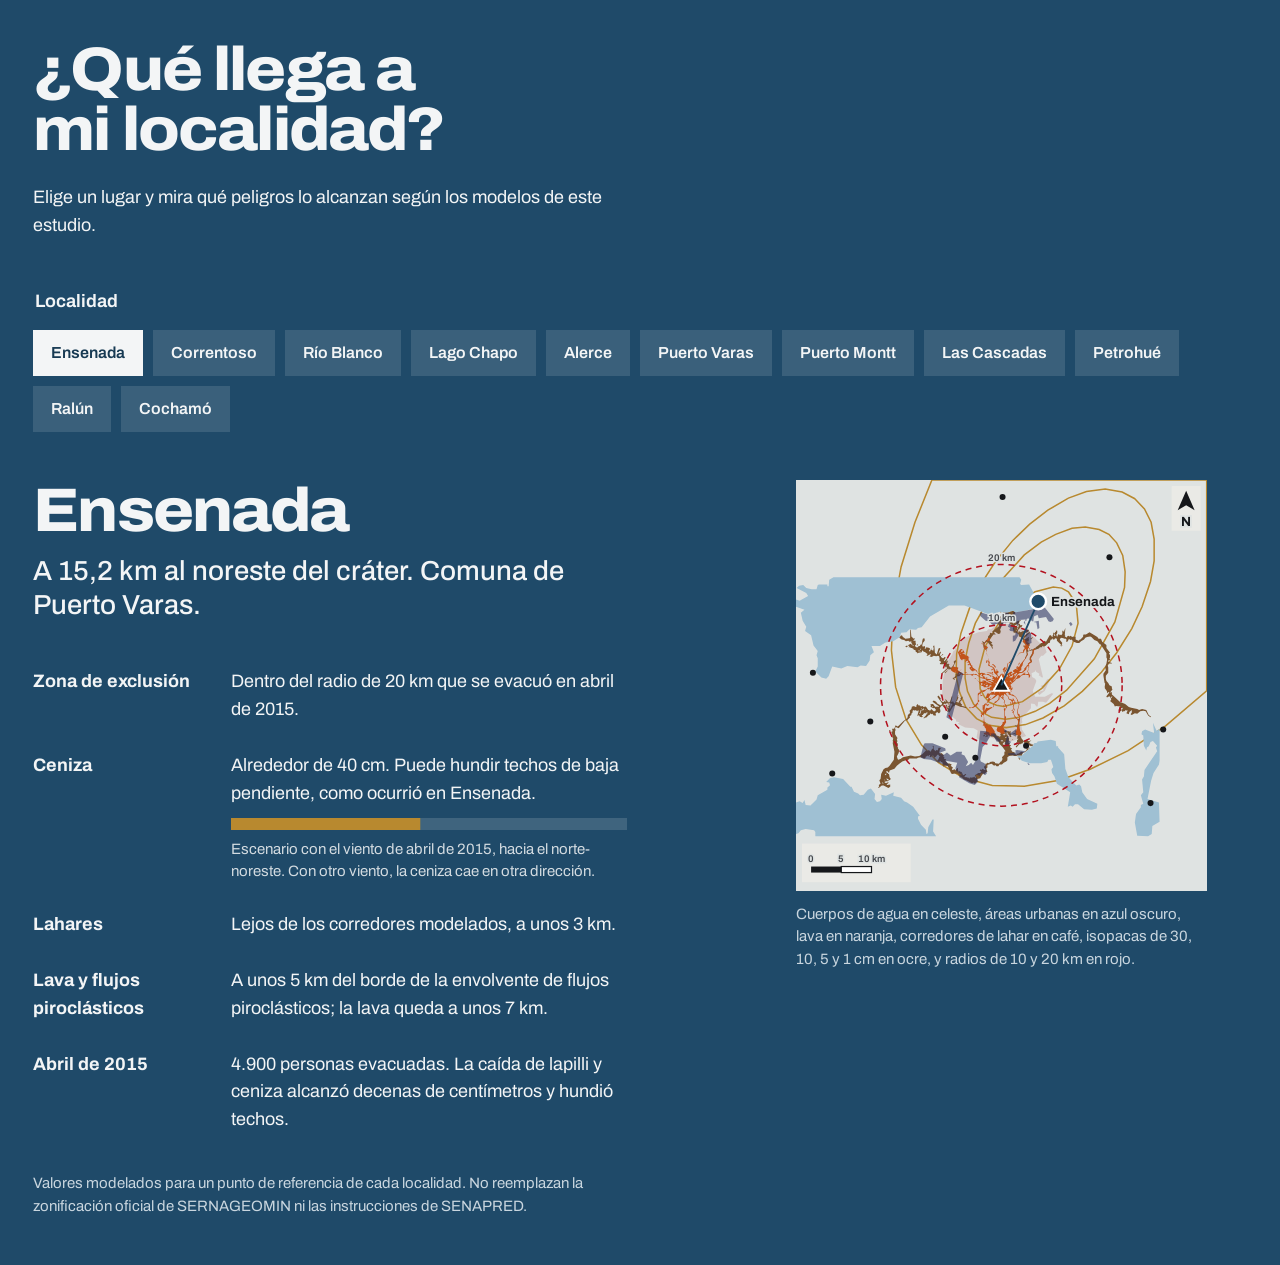
<file: localidad.html>
<!doctype html>
<html lang="es">
<head>
<meta charset="utf-8">
<meta name="viewport" content="width=device-width, initial-scale=1">
<title>¿Qué llega a mi localidad? · Volcán Calbuco</title>
<link rel="preload" href="fonts/archivo-latin-wdth-normal.woff2" as="font" type="font/woff2" crossorigin>
<link rel="stylesheet" href="estilos.css">
<style>body{background:var(--lake)} .minimap{position:static}</style>
<script>document.documentElement.classList.add('js')</script>
</head>
<body>

<section id="mi-localidad" class="section field-lake" aria-labelledby="t-tool" style="padding-block:40px 48px">
  <div class="wrap grid tool">
    <h2 id="t-tool" class="h2">¿Qué llega a mi localidad?</h2>
    <p class="intro rv" style="--i:1">Elige un lugar y mira qué peligros lo alcanzan según los modelos de este estudio.</p>
    <div class="picker rv" style="--i:2">
      <fieldset>
        <legend>Localidad</legend>
        <div class="chips" id="chips" role="group" aria-label="Localidades"></div>
      </fieldset>
    </div>
    <div class="result" id="result" aria-live="polite">
      <noscript><p>Activa JavaScript para usar el selector.</p></noscript>
    </div>
    <figure class="minimap" id="minimap">
      <svg viewBox="-340 -340 680 680" role="img" aria-labelledby="mm-title">
        <title id="mm-title">Mapa esquemático del entorno del Calbuco con la localidad elegida</title>
        <g id="mm-layers"></g>
        <g id="mm-dyn"></g>
      </svg>
      <figcaption class="small muted">Cuerpos de agua en celeste, áreas urbanas en azul oscuro, lava en naranja, corredores de lahar en café, isopacas de 30, 10, 5 y 1 cm en ocre, y radios de 10 y 20 km en rojo.</figcaption>
    </figure>
  </div>
</section>


<script id="datos" type="application/json">{"geo":{"agua":"M-108 250 L-308 250 L-308 243 L-310 240 L-324 238 L-332 240 L-336 245 L-340 246 L-340 194 L-334 192 L-329 195 L-326 190 L-324 198 L-316 199 L-306 189 L-304 182 L-288 173 L-288 169 L-284 166 L-284 164 L-285 161 L-290 160 L-284 154 L-277 152 L-262 155 L-250 168 L-248 168 L-244 176 L-237 179 L-234 182 L-228 181 L-221 173 L-216 171 L-209 180 L-210 188 L-206 193 L-201 192 L-198 188 L-199 181 L-191 183 L-178 177 L-179 183 L-166 186 L-161 192 L-156 194 L-146 201 L-135 216 L-138 217 L-138 221 L-133 231 L-125 239 L-124 246 L-122 245 L-121 235 L-114 222 L-112 222 L-113 242 L-108 250Z M243 250 L225 249 L221 227 L223 213 L231 202 L231 198 L235 196 L231 182 L235 177 L233 156 L236 151 L237 140 L258 109 L256 103 L258 100 L251 92 L247 94 L244 101 L241 103 L240 108 L236 100 L235 83 L232 81 L233 76 L238 73 L253 79 L251 62 L257 75 L262 72 L262 125 L261 131 L252 145 L248 158 L242 188 L261 194 L262 226 L250 233 L249 246 L243 250Z M150 206 L137 205 L127 197 L122 197 L118 201 L115 199 L110 201 L114 177 L92 163 L88 151 L84 145 L83 139 L86 135 L82 123 L78 123 L76 127 L66 129 L47 129 L34 125 L25 116 L34 116 L53 99 L54 96 L59 95 L60 93 L82 90 L90 92 L91 101 L94 101 L94 103 L104 114 L106 138 L111 152 L124 166 L129 164 L132 167 L134 177 L142 188 L159 196 L158 204 L150 206Z M-290 -11 L-298 -13 L-308 -23 L-304 -31 L-304 -45 L-306 -50 L-304 -57 L-311 -66 L-315 -83 L-325 -90 L-323 -97 L-329 -107 L-332 -120 L-326 -125 L-340 -130 L-340 -142 L-334 -140 L-320 -148 L-323 -153 L-339 -161 L-335 -165 L-328 -166 L-323 -161 L-314 -159 L-306 -159 L-304 -166 L-302 -167 L-288 -167 L-288 -164 L-286 -164 L-285 -175 L-278 -179 L30 -179 L33 -175 L31 -168 L33 -166 L46 -167 L54 -152 L60 -153 L64 -136 L60 -131 L54 -127 L25 -121 L18 -123 L11 -120 L1 -120 L-2 -122 L-19 -117 L-61 -132 L-87 -132 L-118 -114 L-132 -96 L-138 -95 L-141 -92 L-152 -93 L-157 -88 L-166 -87 L-168 -80 L-179 -73 L-192 -71 L-201 -65 L-215 -65 L-211 -55 L-217 -50 L-218 -41 L-224 -32 L-233 -33 L-238 -30 L-255 -32 L-265 -28 L-280 -31 L-286 -15 L-290 -11Z","urbano":"M-18 83 L-25 96 L-31 102 L-35 123 L-34 126 L-28 129 L-26 132 L-24 146 L-27 149 L-32 145 L-35 147 L-35 150 L-41 148 L-43 149 L-38 159 L-44 165 L-53 162 L-70 152 L-69 149 L-65 149 L-75 141 L-76 137 L-73 128 L-92 125 L-87 131 L-88 134 L-117 123 L-129 122 L-134 119 L-129 99 L-127 96 L-114 96 L-93 104 L-92 108 L-101 111 L-100 114 L-95 115 L-90 111 L-84 116 L-74 110 L-65 110 L-66 114 L-61 116 L-55 127 L-59 134 L-54 132 L-50 128 L-47 132 L-40 120 L-35 75 L-25 76 L-20 78 L-18 83Z M40 109 L33 114 L22 116 L11 115 L11 113 L24 111 L23 108 L26 107 L40 109Z M12 91 L16 94 L13 98 L9 100 L6 96 L10 84 L12 85 L12 91Z M-14 78 L-1 90 L-2 94 L-8 93 L-12 85 L-14 83 L-16 85 L-18 79 L-15 80 L-14 78Z M25 72 L24 85 L18 82 L12 82 L25 72Z M10 76 L7 78 L4 77 L6 75 L3 74 L6 73 L10 75 L10 76Z M22 66 L26 66 L25 66 L26 70 L22 66Z M-83 58 L-91 53 L-71 -23 L-63 -20 L-83 58Z M29 -84 L23 -74 L19 -72 L19 -82 L23 -83 L24 -90 L29 -84Z M21 -96 L22 -89 L15 -90 L13 -92 L15 -95 L11 -97 L13 -103 L21 -96Z M13 -120 L10 -109 L5 -110 L4 -120 L13 -120Z M51 -119 L54 -125 L59 -128 L67 -135 L87 -110 L85 -106 L81 -105 L78 -106 L74 -113 L62 -111 L60 -117 L54 -114 L53 -106 L51 -106 L47 -110 L44 -111 L41 -108 L42 -107 L39 -106 L40 -100 L37 -104 L39 -107 L41 -108 L39 -109 L30 -108 L27 -98 L24 -104 L16 -107 L17 -102 L14 -106 L7 -103 L4 -104 L2 -99 L-3 -95 L0 -103 L0 -107 L-2 -108 L-3 -101 L-7 -102 L-13 -100 L-16 -101 L-20 -106 L-26 -107 L-35 -115 L-35 -121 L-18 -116 L-13 -116 L-3 -111 L14 -108 L51 -119Z M47 132 L45 132 L43 129 L45 129 L47 132Z M39 -75 L41 -86 L49 -87 L50 -70 L45 -68 L45 -65 L40 -70 L39 -75Z M45 -92 L45 -88 L41 -87 L41 -91 L45 -92Z M58 -104 L53 -105 L62 -107 L63 -95 L60 -93 L58 -104Z M115 -98 L112 -103 L115 -105 L118 -101 L115 -98Z M17 -109 L20 -122 L24 -121 L52 -126 L59 -131 L65 -138 L65 -134 L54 -126 L51 -119 L17 -109Z","lahar":"M-187 170 L-195 166 L-198 166 L-203 170 L-204 169 L-202 167 L-203 166 L-202 164 L-200 163 L-202 157 L-200 155 L-199 147 L-195 139 L-192 137 L-188 136 L-185 133 L-178 123 L-177 110 L-180 95 L-179 94 L-180 92 L-179 88 L-180 87 L-181 80 L-182 78 L-182 77 L-180 76 L-181 72 L-178 72 L-177 71 L-175 66 L-172 68 L-170 67 L-162 59 L-156 55 L-155 52 L-155 50 L-153 47 L-151 46 L-152 42 L-149 39 L-148 35 L-146 35 L-145 34 L-142 36 L-140 35 L-141 34 L-139 31 L-136 34 L-135 32 L-134 35 L-133 34 L-132 35 L-130 34 L-129 36 L-125 35 L-121 41 L-120 41 L-118 42 L-116 39 L-112 43 L-110 43 L-109 41 L-109 42 L-108 41 L-111 37 L-112 38 L-114 37 L-117 36 L-118 36 L-116 34 L-118 32 L-115 31 L-113 31 L-110 35 L-108 36 L-107 35 L-103 36 L-103 36 L-104 34 L-114 27 L-112 25 L-108 27 L-106 30 L-101 33 L-100 33 L-99 32 L-98 30 L-106 19 L-104 17 L-100 22 L-101 24 L-98 27 L-97 27 L-96 28 L-94 26 L-92 27 L-91 27 L-93 24 L-92 23 L-88 28 L-85 27 L-82 18 L-81 19 L-83 27 L-82 28 L-80 26 L-78 30 L-76 28 L-72 16 L-71 17 L-72 18 L-71 20 L-73 25 L-75 27 L-72 28 L-72 30 L-69 25 L-67 24 L-68 22 L-65 18 L-64 20 L-66 25 L-69 28 L-67 29 L-67 31 L-65 31 L-66 33 L-65 34 L-58 36 L-58 38 L-58 38 L-65 36 L-67 36 L-76 32 L-78 34 L-80 35 L-86 45 L-88 43 L-89 44 L-90 43 L-89 42 L-89 39 L-91 38 L-91 35 L-92 33 L-91 32 L-90 33 L-89 37 L-88 38 L-87 37 L-88 36 L-88 34 L-85 33 L-84 30 L-85 29 L-86 29 L-86 32 L-87 33 L-88 29 L-88 28 L-90 31 L-91 29 L-92 31 L-94 30 L-96 32 L-93 36 L-94 38 L-98 33 L-100 35 L-102 38 L-101 41 L-101 44 L-103 46 L-104 46 L-106 44 L-109 46 L-108 50 L-109 50 L-111 50 L-112 50 L-114 47 L-116 48 L-117 46 L-119 49 L-120 49 L-123 52 L-123 52 L-125 54 L-126 53 L-128 55 L-129 54 L-125 50 L-124 47 L-122 46 L-123 44 L-125 46 L-128 46 L-130 49 L-132 49 L-130 52 L-132 53 L-135 52 L-136 50 L-137 49 L-138 51 L-139 50 L-137 43 L-137 42 L-138 41 L-139 43 L-142 41 L-143 42 L-145 41 L-147 42 L-147 45 L-149 47 L-149 49 L-152 51 L-151 53 L-153 55 L-156 58 L-158 58 L-160 59 L-170 71 L-175 69 L-176 71 L-175 74 L-176 76 L-176 81 L-172 87 L-173 90 L-172 92 L-173 95 L-171 97 L-172 99 L-172 102 L-171 103 L-171 105 L-169 107 L-170 112 L-173 118 L-172 121 L-171 123 L-167 122 L-163 119 L-150 116 L-143 118 L-136 117 L-131 114 L-124 107 L-123 109 L-121 108 L-120 107 L-117 110 L-116 108 L-116 107 L-113 104 L-113 102 L-114 101 L-113 100 L-112 101 L-112 106 L-109 109 L-108 107 L-106 108 L-105 107 L-104 103 L-103 104 L-102 103 L-100 104 L-102 107 L-103 112 L-101 113 L-99 112 L-95 116 L-96 118 L-94 120 L-95 122 L-91 122 L-93 124 L-92 125 L-92 126 L-88 130 L-87 129 L-82 131 L-84 133 L-83 133 L-82 135 L-80 136 L-82 139 L-81 140 L-77 139 L-76 141 L-73 137 L-72 137 L-72 139 L-71 143 L-69 142 L-68 143 L-67 143 L-65 144 L-66 145 L-65 146 L-65 145 L-64 147 L-64 148 L-62 149 L-60 147 L-58 147 L-61 151 L-61 152 L-57 152 L-56 153 L-55 152 L-53 155 L-52 152 L-50 153 L-48 152 L-47 153 L-45 151 L-43 154 L-42 152 L-44 149 L-38 145 L-35 145 L-33 143 L-36 141 L-35 140 L-35 139 L-35 139 L-33 140 L-31 138 L-28 140 L-26 140 L-29 135 L-26 132 L-27 130 L-25 130 L-23 128 L-20 129 L-19 127 L-14 126 L-11 127 L-10 129 L-4 130 L-1 126 L0 126 L2 122 L1 119 L5 115 L5 110 L7 109 L2 102 L-3 97 L-5 92 L-7 91 L-12 86 L-14 85 L-20 84 L-19 81 L-19 80 L-23 85 L-25 85 L-26 86 L-27 85 L-25 84 L-25 81 L-21 77 L-22 76 L-25 78 L-26 78 L-25 76 L-25 71 L-27 69 L-27 67 L-30 66 L-29 64 L-30 61 L-27 61 L-26 62 L-27 64 L-26 65 L-24 64 L-21 67 L-19 66 L-18 69 L-16 69 L-22 73 L-20 77 L-18 78 L-16 76 L-13 79 L-11 79 L-9 80 L-8 83 L-5 84 L-3 85 L-1 84 L-2 81 L-1 80 L-1 75 L0 73 L-1 72 L-4 71 L-5 70 L-2 69 L-2 69 L3 63 L5 65 L1 71 L3 74 L6 75 L7 74 L8 76 L13 76 L13 77 L15 76 L16 77 L15 79 L16 81 L25 78 L26 76 L26 73 L27 72 L26 69 L28 61 L28 59 L27 57 L30 54 L31 55 L30 62 L30 71 L31 76 L33 78 L30 80 L32 81 L31 83 L32 84 L33 87 L37 92 L42 90 L46 93 L50 90 L50 90 L46 95 L48 97 L49 96 L50 98 L53 98 L52 100 L49 101 L46 99 L43 102 L43 104 L44 105 L46 104 L47 102 L47 104 L40 110 L35 113 L34 116 L26 116 L25 117 L22 117 L19 116 L13 117 L10 119 L10 124 L8 126 L4 128 L1 131 L-3 131 L-5 134 L-8 134 L-10 132 L-12 133 L-16 130 L-21 131 L-23 132 L-23 136 L-25 138 L-23 143 L-25 144 L-28 147 L-30 146 L-33 150 L-35 154 L-40 155 L-40 159 L-41 160 L-44 163 L-46 161 L-48 162 L-51 161 L-58 157 L-62 156 L-65 152 L-70 150 L-72 147 L-77 146 L-81 147 L-83 146 L-89 133 L-94 133 L-95 135 L-98 131 L-97 130 L-98 127 L-100 127 L-101 125 L-103 127 L-106 126 L-106 125 L-104 122 L-103 119 L-101 117 L-102 117 L-103 118 L-104 115 L-106 115 L-108 118 L-111 120 L-113 116 L-114 116 L-117 119 L-119 118 L-118 116 L-120 115 L-120 118 L-122 116 L-124 118 L-125 117 L-125 119 L-127 121 L-134 119 L-138 120 L-140 121 L-152 121 L-155 124 L-156 123 L-164 126 L-169 130 L-173 133 L-177 138 L-185 141 L-186 145 L-189 142 L-191 143 L-189 145 L-188 145 L-187 147 L-186 147 L-185 152 L-183 155 L-185 157 L-190 154 L-190 155 L-189 157 L-187 157 L-186 158 L-188 159 L-191 159 L-194 160 L-191 162 L-189 161 L-187 161 L-186 161 L-190 164 L-189 165 L-184 164 L-184 165 L-184 168 L-187 170Z M44 100 L46 97 L45 97 L43 99 L44 100Z M25 115 L27 113 L29 113 L31 111 L33 110 L37 111 L42 107 L41 97 L39 96 L38 95 L37 93 L34 97 L33 96 L31 98 L30 97 L25 103 L24 102 L24 101 L30 95 L27 95 L22 99 L21 98 L26 94 L26 91 L29 88 L29 88 L27 89 L26 88 L27 87 L26 86 L28 82 L27 82 L24 83 L23 81 L25 79 L24 79 L22 81 L17 81 L16 82 L16 84 L17 85 L14 86 L14 85 L14 85 L13 83 L13 82 L10 81 L11 79 L9 78 L8 79 L10 81 L8 82 L11 83 L12 85 L11 86 L13 88 L12 95 L14 96 L13 98 L16 99 L14 102 L18 105 L16 106 L18 110 L19 110 L22 111 L22 113 L25 115Z M7 87 L9 86 L9 85 L6 86 L7 87Z M5 83 L7 81 L6 80 L7 79 L5 77 L2 76 L1 77 L2 78 L3 79 L5 78 L6 80 L2 82 L5 83Z M6 98 L5 97 L7 95 L4 93 L4 95 L2 97 L5 99 L6 98Z M-2 92 L2 93 L3 91 L0 91 L-2 92Z M-1 87 L-1 86 L-1 86 L-1 87Z M-23 83 L-20 80 L-21 79 L-24 82 L-23 83Z M-85 39 L-81 31 L-82 30 L-84 31 L-86 38 L-85 39Z M-113 35 L-114 34 L-115 35 L-113 36 L-113 35Z M-123 49 L-123 47 L-124 48 L-123 49Z M-125 40 L-126 40 L-127 40 L-126 41 L-125 40Z M-130 42 L-128 39 L-128 38 L-131 40 L-130 42Z M-132 40 L-132 38 L-132 37 L-133 39 L-132 40Z M-134 44 L-132 42 L-133 41 L-135 43 L-134 44Z M-135 48 L-133 45 L-134 44 L-136 47 L-135 48Z M-192 149 L-190 147 L-191 146 L-193 148 L-192 149Z M-192 157 L-193 156 L-194 157 L-192 157 L-192 157Z M-195 162 L-197 161 L-198 161 L-196 163 L-195 162Z M-186 75 L-185 74 L-183 74 L-185 76 L-186 75Z M-97 21 L-101 16 L-100 14 L-97 20 L-97 21Z M-94 -21 L-89 -25 L-89 -24 L-93 -20 L-94 -21Z M-100 -49 L-97 -52 L-96 -51 L-99 -49 L-100 -49Z M-78 -9 L-81 -12 L-78 -13 L-75 -17 L-76 -18 L-74 -20 L-76 -21 L-75 -23 L-76 -24 L-78 -23 L-79 -25 L-80 -25 L-82 -24 L-83 -26 L-85 -27 L-87 -26 L-88 -28 L-97 -20 L-99 -20 L-90 -28 L-90 -29 L-91 -31 L-92 -30 L-93 -30 L-93 -32 L-95 -35 L-101 -35 L-102 -36 L-100 -38 L-100 -39 L-103 -41 L-102 -43 L-103 -48 L-105 -49 L-108 -48 L-112 -49 L-113 -48 L-116 -47 L-119 -48 L-117 -50 L-117 -52 L-122 -49 L-124 -49 L-122 -52 L-124 -53 L-126 -55 L-129 -56 L-131 -58 L-132 -55 L-137 -54 L-139 -53 L-140 -53 L-139 -54 L-142 -56 L-142 -58 L-145 -59 L-146 -61 L-147 -61 L-148 -62 L-150 -62 L-151 -63 L-153 -63 L-154 -63 L-152 -65 L-155 -66 L-154 -67 L-150 -69 L-148 -67 L-147 -68 L-149 -70 L-149 -73 L-152 -72 L-154 -74 L-158 -73 L-161 -75 L-165 -76 L-169 -79 L-166 -83 L-164 -82 L-163 -80 L-161 -79 L-159 -77 L-152 -78 L-151 -79 L-151 -92 L-150 -92 L-149 -81 L-145 -77 L-144 -78 L-143 -77 L-146 -74 L-142 -74 L-142 -70 L-141 -68 L-143 -66 L-143 -65 L-141 -63 L-139 -63 L-138 -63 L-137 -65 L-135 -65 L-133 -68 L-133 -67 L-132 -68 L-131 -71 L-131 -73 L-130 -77 L-128 -78 L-127 -77 L-127 -74 L-130 -70 L-131 -66 L-130 -64 L-127 -65 L-126 -63 L-127 -61 L-126 -60 L-124 -63 L-119 -62 L-118 -60 L-120 -57 L-118 -56 L-116 -62 L-116 -59 L-114 -58 L-113 -57 L-112 -61 L-113 -65 L-111 -66 L-110 -54 L-107 -51 L-104 -61 L-102 -62 L-101 -61 L-104 -53 L-103 -52 L-103 -54 L-100 -56 L-100 -55 L-102 -50 L-100 -48 L-100 -47 L-97 -45 L-96 -45 L-94 -47 L-92 -46 L-95 -41 L-94 -40 L-90 -45 L-89 -44 L-91 -40 L-91 -39 L-89 -41 L-88 -41 L-90 -36 L-88 -35 L-87 -36 L-86 -35 L-87 -33 L-85 -30 L-83 -29 L-81 -31 L-78 -36 L-79 -39 L-76 -42 L-75 -40 L-79 -32 L-79 -28 L-77 -27 L-76 -29 L-73 -30 L-72 -28 L-73 -26 L-67 -21 L-65 -21 L-66 -19 L-70 -15 L-72 -15 L-74 -14 L-75 -14 L-75 -14 L-74 -12 L-77 -12 L-78 -11 L-77 -9 L-78 -9Z M-71 -17 L-68 -19 L-68 -20 L-70 -20 L-72 -18 L-71 -17Z M-133 -57 L-134 -57 L-135 -56 L-134 -56 L-133 -57Z M-133 -59 L-134 -61 L-135 -60 L-134 -59 L-133 -59Z M-135 -57 L-136 -58 L-138 -57 L-136 -56 L-135 -57Z M-146 -65 L-145 -66 L-145 -67 L-148 -65 L-146 -65Z M-157 -63 L-159 -64 L-158 -65 L-156 -66 L-155 -64 L-157 -63Z M-140 -66 L-140 -67 L-139 -69 L-138 -66 L-140 -66Z M30 123 L28 120 L29 120 L30 120 L31 123 L30 123Z M17 91 L19 89 L19 90 L17 91 L17 91Z M-29 85 L-30 83 L-28 81 L-27 83 L-29 85Z M247 53 L243 50 L239 43 L235 42 L230 43 L225 47 L221 46 L216 49 L214 48 L216 45 L216 41 L212 44 L211 48 L207 46 L209 42 L208 41 L207 42 L206 41 L204 43 L202 43 L201 44 L199 42 L201 38 L201 37 L198 38 L199 40 L198 43 L195 43 L194 41 L197 35 L190 34 L188 35 L186 31 L180 26 L182 24 L181 22 L184 19 L183 18 L181 21 L179 18 L177 19 L175 20 L174 19 L174 18 L179 12 L177 11 L176 13 L175 12 L175 10 L174 9 L174 8 L171 5 L172 5 L171 3 L172 -3 L171 -4 L169 -16 L169 -19 L173 -25 L172 -30 L174 -36 L175 -42 L175 -44 L174 -46 L174 -53 L165 -67 L164 -68 L163 -68 L159 -73 L154 -75 L149 -80 L147 -81 L142 -80 L139 -79 L137 -76 L132 -73 L129 -70 L125 -70 L123 -71 L120 -72 L116 -76 L114 -75 L112 -77 L110 -73 L109 -72 L108 -72 L107 -73 L108 -75 L107 -77 L105 -77 L100 -79 L97 -77 L97 -75 L101 -70 L100 -68 L101 -66 L101 -65 L100 -67 L99 -64 L98 -66 L99 -68 L98 -68 L92 -74 L92 -77 L89 -78 L87 -75 L85 -78 L84 -76 L82 -76 L81 -74 L80 -70 L78 -70 L73 -65 L72 -65 L71 -64 L68 -65 L67 -63 L64 -63 L62 -61 L54 -58 L53 -52 L49 -45 L51 -39 L47 -36 L46 -37 L49 -40 L47 -42 L47 -46 L51 -53 L52 -57 L51 -58 L44 -56 L43 -55 L44 -51 L41 -47 L41 -45 L40 -44 L39 -45 L42 -51 L41 -60 L36 -65 L37 -66 L40 -63 L42 -65 L37 -71 L36 -76 L34 -77 L32 -80 L29 -81 L29 -84 L27 -86 L26 -86 L25 -87 L21 -87 L20 -88 L20 -91 L19 -94 L20 -96 L15 -99 L17 -101 L16 -102 L15 -101 L13 -104 L8 -104 L6 -107 L4 -106 L5 -106 L1 -100 L-1 -94 L-2 -93 L-1 -89 L-2 -86 L-5 -85 L-11 -89 L-12 -87 L-9 -84 L-13 -84 L-20 -75 L-18 -73 L-15 -71 L-17 -69 L-14 -67 L-15 -64 L-14 -62 L-15 -60 L-17 -65 L-19 -66 L-18 -67 L-20 -68 L-22 -71 L-24 -72 L-26 -71 L-28 -68 L-27 -65 L-24 -64 L-25 -62 L-23 -61 L-23 -60 L-26 -59 L-29 -62 L-30 -66 L-30 -70 L-32 -72 L-31 -73 L-28 -71 L-25 -75 L-23 -76 L-22 -79 L-22 -81 L-19 -84 L-19 -86 L-18 -87 L-15 -86 L-14 -87 L-15 -89 L-4 -98 L-4 -99 L-5 -101 L-4 -103 L-2 -103 L-12 -113 L-9 -113 L-6 -110 L-5 -110 L-9 -115 L-7 -115 L-3 -108 L-2 -107 L0 -108 L0 -106 L1 -106 L2 -108 L-4 -114 L-2 -115 L2 -110 L3 -111 L5 -114 L3 -115 L0 -116 L1 -117 L4 -116 L5 -117 L5 -118 L3 -120 L4 -121 L6 -120 L11 -120 L18 -123 L20 -123 L23 -121 L23 -119 L21 -117 L24 -116 L21 -114 L23 -110 L21 -108 L22 -107 L20 -106 L20 -105 L18 -104 L20 -102 L21 -104 L22 -103 L23 -105 L32 -108 L32 -107 L29 -105 L30 -104 L28 -102 L22 -99 L23 -98 L26 -99 L27 -99 L26 -97 L27 -96 L26 -93 L27 -93 L29 -99 L27 -100 L29 -102 L30 -102 L32 -99 L34 -100 L35 -99 L33 -96 L32 -96 L28 -92 L27 -88 L28 -87 L29 -90 L32 -88 L36 -90 L38 -89 L44 -93 L46 -90 L41 -87 L40 -87 L35 -82 L37 -80 L36 -79 L37 -79 L38 -80 L37 -81 L38 -82 L47 -89 L48 -88 L41 -81 L38 -78 L39 -76 L45 -80 L46 -79 L45 -78 L46 -76 L45 -75 L46 -73 L41 -72 L43 -70 L46 -71 L47 -68 L45 -65 L46 -63 L43 -60 L45 -57 L51 -60 L52 -59 L55 -62 L56 -61 L57 -63 L60 -65 L66 -70 L67 -70 L68 -71 L70 -71 L71 -74 L74 -72 L80 -83 L82 -83 L84 -80 L85 -81 L85 -83 L86 -84 L86 -87 L87 -87 L88 -86 L89 -88 L91 -89 L90 -90 L91 -91 L93 -90 L92 -88 L93 -87 L91 -84 L92 -81 L93 -81 L93 -82 L95 -85 L97 -83 L97 -84 L99 -83 L101 -85 L101 -90 L102 -91 L104 -88 L104 -89 L104 -90 L106 -95 L106 -94 L105 -83 L106 -82 L105 -81 L107 -80 L108 -79 L109 -81 L111 -82 L113 -81 L115 -82 L117 -80 L120 -81 L121 -80 L122 -81 L123 -80 L123 -76 L128 -74 L130 -76 L131 -76 L135 -80 L136 -80 L135 -81 L136 -84 L140 -84 L146 -88 L159 -80 L161 -77 L165 -77 L167 -72 L174 -67 L174 -62 L180 -54 L178 -53 L180 -50 L180 -46 L179 -45 L180 -42 L177 -41 L177 -39 L183 -37 L183 -36 L178 -36 L177 -35 L176 -33 L177 -30 L177 -21 L173 -16 L173 -11 L174 -7 L177 -4 L179 0 L183 2 L183 5 L184 7 L180 12 L181 12 L182 11 L183 12 L183 15 L185 17 L197 28 L200 29 L205 31 L211 36 L215 37 L225 39 L228 41 L233 39 L240 41 L244 49 L248 52 L247 53Z M90 -82 L89 -83 L88 -86 L87 -82 L89 -82 L90 -82Z M25 -90 L26 -92 L24 -90 L25 -90Z M14 -117 L14 -118 L13 -117 L14 -116 L14 -117Z M48 -77 L52 -80 L52 -79 L49 -76 L48 -77Z M-8 -119 L-7 -120 L-6 -119 L-8 -118 L-8 -119Z M1 -119 L-1 -121 L-3 -121 L-1 -122 L1 -119 L1 -119Z","lava":"M-19 83 L-22 82 L-26 82 L-29 80 L-29 78 L-27 79 L-25 77 L-25 75 L-26 71 L-28 69 L-28 66 L-31 67 L-29 64 L-30 60 L-29 59 L-29 58 L-33 58 L-29 57 L-29 51 L-30 49 L-32 49 L-32 52 L-33 53 L-34 50 L-32 47 L-34 47 L-34 45 L-33 44 L-33 45 L-31 46 L-30 45 L-30 40 L-32 40 L-31 39 L-31 33 L-29 33 L-28 31 L-24 29 L-22 25 L-22 21 L-26 21 L-24 15 L-23 14 L-23 13 L-19 14 L-16 11 L-15 11 L-13 9 L-17 8 L-19 9 L-19 6 L-19 5 L-20 7 L-20 5 L-21 7 L-23 6 L-29 11 L-33 10 L-35 15 L-33 16 L-30 16 L-34 18 L-35 15 L-36 14 L-38 17 L-38 24 L-36 26 L-39 29 L-38 32 L-40 31 L-40 33 L-46 37 L-53 38 L-53 37 L-53 36 L-50 37 L-46 35 L-39 28 L-39 14 L-37 12 L-35 12 L-36 9 L-35 10 L-34 10 L-33 9 L-25 7 L-22 4 L-19 4 L-19 2 L-18 2 L-17 3 L-17 2 L-16 1 L-17 0 L-19 0 L-20 1 L-20 2 L-23 3 L-29 3 L-30 1 L-32 1 L-35 -1 L-37 -5 L-42 -11 L-37 -6 L-34 -6 L-32 -6 L-31 -8 L-28 -8 L-25 -7 L-25 -5 L-24 -5 L-24 -6 L-23 -6 L-22 -4 L-20 -5 L-20 -3 L-19 -4 L-18 -3 L-16 -3 L-16 -4 L-25 -8 L-26 -10 L-34 -12 L-41 -17 L-44 -17 L-46 -18 L-48 -17 L-46 -15 L-45 -12 L-42 -12 L-42 -11 L-45 -12 L-46 -15 L-51 -17 L-54 -18 L-65 -17 L-69 -21 L-71 -19 L-70 -18 L-69 -18 L-69 -15 L-72 -18 L-72 -20 L-73 -19 L-73 -21 L-76 -21 L-75 -23 L-76 -23 L-77 -21 L-81 -23 L-83 -25 L-83 -28 L-80 -31 L-75 -30 L-71 -29 L-73 -25 L-68 -22 L-65 -19 L-59 -18 L-57 -19 L-51 -18 L-46 -19 L-44 -18 L-42 -19 L-38 -16 L-37 -17 L-34 -13 L-33 -14 L-33 -13 L-32 -13 L-31 -12 L-31 -12 L-31 -15 L-34 -17 L-35 -18 L-36 -17 L-43 -25 L-44 -25 L-47 -23 L-46 -26 L-48 -23 L-52 -27 L-53 -29 L-50 -31 L-53 -34 L-55 -33 L-53 -34 L-53 -35 L-55 -33 L-56 -34 L-53 -36 L-53 -37 L-55 -38 L-58 -37 L-55 -39 L-56 -41 L-59 -39 L-60 -39 L-60 -40 L-58 -43 L-64 -43 L-65 -41 L-68 -44 L-72 -55 L-67 -60 L-66 -60 L-63 -58 L-66 -58 L-67 -56 L-66 -56 L-66 -55 L-64 -56 L-63 -58 L-62 -57 L-61 -54 L-61 -53 L-63 -54 L-65 -53 L-61 -52 L-60 -50 L-56 -49 L-53 -46 L-54 -45 L-55 -43 L-54 -43 L-54 -41 L-52 -40 L-52 -38 L-51 -37 L-50 -34 L-49 -33 L-48 -33 L-48 -30 L-47 -30 L-47 -29 L-41 -25 L-39 -21 L-37 -20 L-32 -21 L-29 -20 L-28 -20 L-25 -18 L-22 -19 L-17 -16 L-14 -16 L-10 -13 L-9 -13 L-8 -15 L-7 -14 L-7 -12 L-6 -12 L-6 -12 L-6 -15 L-12 -21 L-12 -23 L-14 -29 L-22 -33 L-21 -37 L-22 -39 L-21 -41 L-21 -46 L-25 -53 L-25 -58 L-29 -62 L-29 -67 L-29 -69 L-26 -73 L-23 -75 L-22 -78 L-24 -78 L-21 -79 L-18 -77 L-20 -75 L-20 -73 L-21 -74 L-22 -73 L-22 -72 L-23 -73 L-25 -73 L-28 -69 L-28 -64 L-26 -64 L-24 -65 L-22 -62 L-22 -62 L-25 -62 L-25 -59 L-24 -58 L-25 -55 L-24 -52 L-21 -46 L-20 -39 L-19 -39 L-20 -34 L-18 -32 L-15 -31 L-12 -29 L-9 -22 L-8 -22 L-9 -23 L-7 -25 L-4 -22 L-7 -19 L-5 -15 L-3 -15 L-2 -18 L0 -18 L1 -20 L3 -18 L4 -18 L6 -25 L5 -25 L5 -23 L4 -22 L3 -24 L4 -25 L2 -26 L5 -30 L7 -30 L7 -28 L5 -26 L7 -26 L8 -27 L9 -30 L10 -36 L12 -37 L19 -45 L20 -44 L22 -46 L25 -47 L30 -54 L36 -55 L36 -58 L39 -62 L38 -64 L38 -65 L37 -66 L40 -66 L40 -68 L38 -70 L35 -72 L37 -75 L41 -75 L47 -67 L47 -65 L45 -66 L46 -67 L44 -66 L45 -64 L46 -63 L45 -62 L42 -57 L44 -51 L40 -44 L36 -38 L35 -33 L33 -30 L33 -25 L31 -24 L30 -22 L34 -22 L38 -26 L38 -28 L42 -32 L42 -33 L44 -34 L44 -36 L49 -40 L47 -42 L47 -44 L51 -52 L52 -58 L54 -61 L56 -59 L54 -58 L53 -52 L49 -46 L49 -42 L51 -39 L45 -35 L46 -34 L46 -30 L44 -23 L48 -16 L46 -12 L45 -14 L46 -16 L44 -17 L38 -17 L36 -17 L33 -16 L30 -12 L24 -10 L23 -8 L15 -1 L17 3 L15 5 L17 5 L19 3 L18 7 L17 8 L14 6 L13 7 L15 9 L17 9 L17 10 L14 10 L13 11 L15 12 L15 14 L16 15 L19 15 L24 19 L27 24 L30 31 L27 43 L28 47 L30 48 L31 52 L29 63 L30 71 L31 76 L33 78 L33 80 L31 83 L29 83 L27 83 L24 80 L23 75 L26 74 L25 73 L26 72 L26 69 L27 67 L28 59 L26 56 L22 53 L21 49 L18 44 L21 42 L19 35 L19 35 L20 32 L18 31 L18 28 L16 25 L12 23 L11 19 L5 14 L3 19 L4 21 L3 22 L6 25 L5 30 L8 32 L9 35 L9 37 L7 39 L6 43 L6 50 L8 53 L7 56 L8 61 L3 69 L3 70 L5 72 L6 78 L4 80 L0 80 L-2 78 L-6 77 L-8 74 L-6 68 L-2 69 L2 64 L2 61 L5 60 L5 43 L4 39 L5 37 L6 39 L8 37 L7 34 L4 29 L5 25 L-3 18 L-3 23 L-9 29 L-12 30 L-13 36 L-21 41 L-24 43 L-26 48 L-28 45 L-29 48 L-28 60 L-26 61 L-28 62 L-27 64 L-26 65 L-25 64 L-20 67 L-19 64 L-11 76 L-11 79 L-13 82 L-19 83Z M26 -13 L26 -15 L28 -17 L32 -16 L34 -18 L37 -19 L37 -20 L35 -20 L37 -21 L40 -21 L40 -19 L40 -20 L38 -19 L40 -18 L45 -19 L43 -23 L45 -28 L45 -33 L42 -30 L41 -26 L35 -21 L30 -20 L27 -18 L24 -14 L25 -13 L26 -13Z M43 -69 L42 -71 L42 -69 L43 -69Z M43 -63 L42 -64 L42 -63 L43 -63Z M7 -16 L10 -19 L16 -23 L18 -22 L18 -20 L16 -20 L16 -18 L20 -20 L22 -22 L20 -22 L19 -24 L23 -27 L25 -27 L25 -30 L26 -32 L27 -32 L27 -29 L29 -31 L30 -31 L31 -34 L39 -44 L40 -46 L43 -51 L41 -60 L39 -59 L37 -54 L30 -53 L25 -47 L22 -46 L20 -43 L17 -42 L14 -37 L11 -36 L10 -28 L5 -19 L5 -15 L7 -16Z M30 -24 L29 -23 L29 -23 L30 -23 L30 -24Z M29 57 L30 53 L29 51 L27 49 L26 43 L29 32 L26 25 L26 24 L23 19 L15 16 L12 15 L12 13 L10 11 L10 13 L7 12 L9 16 L12 19 L13 22 L18 24 L19 24 L19 21 L20 22 L24 29 L23 30 L19 30 L21 33 L20 36 L22 40 L20 46 L23 51 L24 52 L28 57 L29 57Z M27 -26 L26 -28 L25 -26 L27 -26Z M22 -16 L26 -19 L26 -21 L21 -18 L22 -16Z M22 -14 L25 -17 L25 -18 L22 -15 L22 -14Z M21 -8 L23 -11 L25 -12 L25 -13 L22 -13 L23 -12 L20 -9 L20 -7 L21 -8Z M21 29 L22 26 L19 25 L19 28 L21 29Z M13 -13 L18 -13 L20 -17 L18 -18 L18 -16 L15 -15 L13 -13Z M18 -4 L17 -5 L16 -4 L18 -4Z M17 -6 L16 -7 L16 -8 L14 -7 L14 -6 L17 -6Z M14 -16 L15 -18 L13 -18 L13 -16 L14 -16Z M13 3 L11 3 L11 4 L14 4 L13 3Z M13 0 L12 -1 L12 -1 L13 0Z M13 6 L12 4 L13 6 L13 6Z M9 -14 L11 -15 L11 -17 L8 -16 L9 -14Z M11 -9 L11 -9 L11 -9 L11 -9Z M10 -6 L9 -8 L9 -6 L10 -6Z M6 -10 L8 -13 L8 -14 L4 -13 L5 -11 L6 -12 L6 -10Z M1 0 L2 -2 L0 -2 L1 0Z M2 -13 L1 -13 L1 -13 L2 -13Z M2 19 L1 19 L2 18 L2 16 L1 16 L-1 19 L2 20 L2 19Z M-1 -15 L2 -17 L2 -18 L-1 -16 L-1 -15Z M2 3 L0 0 L0 0 L-1 3 L2 3Z M1 12 L0 12 L0 12 L1 12Z M0 -12 L-1 -11 L0 -11 L0 -11 L0 -12Z M0 -8 L-1 -8 L0 -8 L0 -8Z M-1 -14 L-2 -14 L-2 -13 L-1 -13 L-1 -14Z M-2 -10 L-2 -11 L-2 -10 L-2 -10Z M-2 11 L-3 10 L-3 11 L-2 11Z M-2 13 L-3 11 L-3 13 L-2 13Z M-28 43 L-25 37 L-22 38 L-16 36 L-15 37 L-14 36 L-13 31 L-11 28 L-11 27 L-8 26 L-5 23 L-4 17 L-6 16 L-12 21 L-18 24 L-23 29 L-26 31 L-26 32 L-24 31 L-23 32 L-22 31 L-20 32 L-23 34 L-24 33 L-27 33 L-28 43Z M-7 4 L-5 2 L-5 1 L-8 1 L-7 4Z M-7 6 L-8 5 L-8 6 L-7 6Z M-9 -3 L-10 -3 L-10 -2 L-9 -2 L-9 -3Z M-12 10 L-9 10 L-9 8 L-11 9 L-12 10Z M-10 -9 L-11 -9 L-10 -8 L-10 -8 L-10 -9Z M-11 4 L-10 3 L-10 2 L-11 4Z M-19 23 L-16 22 L-12 18 L-10 17 L-10 16 L-14 15 L-15 16 L-18 15 L-21 20 L-21 22 L-17 19 L-19 22 L-19 23Z M-10 -3 L-11 -4 L-11 -3 L-10 -3Z M-11 13 L-10 11 L-11 11 L-12 13 L-11 13Z M-12 11 L-12 11 L-12 11 L-12 11Z M-12 6 L-12 5 L-13 5 L-13 7 L-12 6Z M-12 -9 L-13 -11 L-14 -10 L-13 -9 L-12 -9Z M-13 -5 L-14 -7 L-18 -9 L-23 -9 L-22 -8 L-18 -7 L-17 -6 L-14 -6 L-13 -4 L-13 -5Z M-14 -9 L-15 -12 L-13 -13 L-14 -13 L-15 -15 L-17 -15 L-18 -14 L-19 -16 L-22 -17 L-27 -18 L-30 -17 L-30 -15 L-28 -15 L-28 -13 L-27 -14 L-26 -11 L-24 -14 L-23 -13 L-25 -11 L-23 -11 L-18 -10 L-16 -9 L-14 -9Z M-14 3 L-14 2 L-14 3 L-14 3Z M-16 6 L-16 6 L-16 6 L-16 6Z M-16 14 L-17 14 L-16 15 L-16 15 L-16 14Z M-23 2 L-22 -1 L-26 0 L-25 2 L-23 2Z M-23 -2 L-24 -3 L-24 -2 L-23 -2Z M-24 -3 L-26 -4 L-26 -3 L-24 -3Z M-27 -2 L-29 -2 L-29 -1 L-27 -1 L-27 -2Z M-29 -6 L-31 -7 L-31 -6 L-29 -6Z M-29 35 L-30 34 L-30 35 L-29 35Z M-32 0 L-31 -3 L-34 -4 L-34 -2 L-32 0Z M-32 -18 L-33 -19 L-34 -17 L-32 -17 L-32 -18Z M-48 -27 L-48 -27 L-48 -27 L-48 -27Z M-49 -27 L-49 -29 L-50 -28 L-49 -27Z M-54 -47 L-55 -47 L-55 -46 L-54 -46 L-54 -47Z M-64 -50 L-65 -51 L-64 -50 L-64 -50Z M-67 -51 L-68 -52 L-68 -51 L-67 -50 L-67 -51Z M-69 -53 L-67 -55 L-69 -54 L-69 -53Z M-71 -23 L-73 -23 L-74 -22 L-72 -22 L-71 -23Z M-12 -18 L-16 -18 L-16 -20 L-19 -19 L-20 -21 L-22 -21 L-25 -22 L-16 -21 L-15 -22 L-13 -23 L-15 -19 L-12 -18Z M-58 -21 L-60 -21 L-61 -21 L-60 -22 L-57 -22 L-58 -21Z M-68 -25 L-67 -26 L-66 -26 L-67 -25 L-68 -25Z M-17 -25 L-17 -26 L-14 -28 L-14 -26 L-15 -26 L-15 -25 L-17 -25Z M-10 -29 L-14 -34 L-16 -33 L-15 -35 L-13 -35 L-10 -32 L-9 -30 L-10 -29Z M-25 -37 L-25 -41 L-22 -41 L-24 -38 L-23 -37 L-25 -37Z M-33 -67 L-33 -68 L-33 -67 L-32 -67 L-32 -69 L-33 -68 L-32 -71 L-31 -69 L-32 -68 L-31 -67 L-33 -67Z M19 42 L17 42 L17 41 L19 40 L19 42Z M5 35 L3 35 L4 32 L5 34 L5 35Z M15 32 L16 30 L14 30 L15 29 L14 29 L16 27 L16 28 L15 29 L17 29 L16 31 L17 32 L16 33 L15 32Z M-7 -25 L-9 -25 L-7 -27 L-7 -25Z M13 -25 L11 -27 L13 -28 L13 -30 L14 -31 L13 -26 L13 -25Z M28 -33 L29 -37 L31 -38 L29 -34 L28 -33Z M46 -59 L46 -61 L46 -62 L48 -60 L46 -59Z","pdc":"M63 16 L61 14 L61 11 L70 8 L69 4 L65 1 L70 -1 L76 -10 L81 -11 L72 9 L63 16Z M8 96 L-3 96 L-11 89 L-18 86 L-25 93 L-39 89 L-41 86 L-39 75 L-42 73 L-46 71 L-60 70 L-70 65 L-72 63 L-69 61 L-75 60 L-75 57 L-85 49 L-93 35 L-98 16 L-97 -8 L-91 -36 L-81 -52 L-80 -56 L-76 -59 L-77 -62 L-73 -61 L-74 -64 L-71 -70 L-54 -82 L-38 -88 L-24 -90 L-22 -93 L-17 -93 L-11 -98 L-7 -98 L-4 -103 L1 -103 L3 -102 L18 -101 L39 -92 L47 -87 L63 -71 L72 -64 L75 -55 L69 -49 L66 -49 L62 -43 L69 -13 L65 -14 L65 -16 L62 -16 L63 -19 L58 -22 L56 -26 L56 -23 L50 -20 L51 -14 L56 -11 L58 -7 L52 9 L56 19 L72 19 L83 13 L86 14 L74 29 L69 27 L61 27 L60 35 L58 35 L55 31 L49 30 L49 38 L35 53 L34 58 L35 61 L33 63 L34 73 L41 84 L8 96Z M45 29 L45 28 L44 28 L45 29Z","isopacas":[{"cm":30.0,"d":"M111 -155 L124 -135 L127 -103 L117 -65 L96 -27 L67 5 L35 27 L4 35 L-8 33 L-20 28 L-28 19 L-35 6 L-37 -26 L-27 -64 L-5 -102 L24 -134 L56 -155 L86 -163 L100 -161 L111 -155Z"},{"cm":10.0,"d":"M178 -250 L191 -236 L201 -215 L205 -188 L204 -162 L188 -105 L154 -44 L108 8 L80 30 L56 43 L29 53 L7 56 L-16 53 L-33 44 L-46 31 L-56 10 L-60 -12 L-60 -42 L-54 -70 L-43 -103 L-9 -164 L38 -216 L66 -237 L90 -250 L117 -260 L139 -262 L162 -258 L178 -250Z"},{"cm":5.0,"d":"M221 -309 L237 -292 L248 -270 L253 -242 L253 -206 L247 -172 L233 -130 L216 -94 L191 -54 L166 -22 L134 10 L104 34 L69 54 L40 65 L8 70 L-20 66 L-41 55 L-59 36 L-69 12 L-75 -15 L-74 -52 L-67 -86 L-53 -127 L-33 -169 L-11 -203 L19 -240 L47 -267 L77 -290 L111 -310 L141 -321 L172 -325 L200 -320 L221 -309Z"},{"cm":1.0,"d":"M340 9 L272 67 L210 108 L147 139 L96 157 L38 167 L-15 166 L-63 153 L-104 128 L-132 99 L-158 56 L-175 3 L-182 -58 L-179 -125 L-166 -196 L-143 -270 L-115 -340 L340 -340 L340 9Z"}]},"loc":[{"nombre":"Ensenada","comuna":"Puerto Varas","dist_km":15.2,"azimut":24,"rumbo":"noreste","excl10":false,"excl20":true,"balistica":false,"cota":72,"lava":false,"pdc":"No","lahar":"No","tefra_cm":38.2,"lahar_dist_m":{"Menor":4418,"Moderado":3116,"Mayor":3116},"lava_dist_m":6751,"pdc_dist_m":5220,"sx":61,"sy":-139},{"nombre":"Correntoso","comuna":"Puerto Montt","dist_km":12.6,"azimut":227,"rumbo":"suroeste","excl10":false,"excl20":true,"balistica":false,"cota":251,"lava":false,"pdc":"No","lahar":"No","tefra_cm":1.9,"lahar_dist_m":{"Menor":4125,"Moderado":3769,"Mayor":1767},"lava_dist_m":6174,"pdc_dist_m":2969,"sx":-93,"sy":85},{"nombre":"Río Blanco","comuna":"Puerto Montt","dist_km":12.7,"azimut":200,"rumbo":"sur","excl10":false,"excl20":true,"balistica":false,"cota":220,"lava":false,"pdc":"No","lahar":"No","tefra_cm":1.9,"lahar_dist_m":{"Menor":3302,"Moderado":1944,"Mayor":1787},"lava_dist_m":4142,"pdc_dist_m":3067,"sx":-43,"sy":120},{"nombre":"Lago Chapo","comuna":"Puerto Montt","dist_km":10.8,"azimut":158,"rumbo":"sur","excl10":false,"excl20":true,"balistica":false,"cota":291,"lava":false,"pdc":"No","lahar":"Menor","tefra_cm":2.9,"lahar_dist_m":{"Menor":55,"Moderado":55,"Mayor":49},"lava_dist_m":2015,"pdc_dist_m":1500,"sx":41,"sy":100},{"nombre":"Alerce","comuna":"Puerto Montt","dist_km":22.5,"azimut":255,"rumbo":"oeste","excl10":false,"excl20":false,"balistica":false,"cota":166,"lava":false,"pdc":"No","lahar":"No","tefra_cm":0.4,"lahar_dist_m":{"Menor":10676,"Moderado":5253,"Mayor":3336},"lava_dist_m":15877,"pdc_dist_m":12659,"sx":-217,"sy":60},{"nombre":"Puerto Varas","comuna":"Puerto Varas","dist_km":31.3,"azimut":274,"rumbo":"oeste","excl10":false,"excl20":false,"balistica":false,"cota":77,"lava":false,"pdc":"No","lahar":"No","tefra_cm":0.1,"lahar_dist_m":{"Menor":17158,"Moderado":15202,"Mayor":15202},"lava_dist_m":22928,"pdc_dist_m":21593,"sx":-312,"sy":-21},{"nombre":"Puerto Montt","comuna":"Puerto Montt","dist_km":31.6,"azimut":242,"rumbo":"suroeste","excl10":false,"excl20":false,"balistica":false,"cota":29,"lava":false,"pdc":"No","lahar":"No","tefra_cm":0.1,"lahar_dist_m":{"Menor":20239,"Moderado":14289,"Mayor":7851},"lava_dist_m":25179,"pdc_dist_m":21742,"sx":-280,"sy":146},{"nombre":"Las Cascadas","comuna":"Puerto Octay","dist_km":31.2,"azimut":0,"rumbo":"norte","excl10":false,"excl20":false,"balistica":false,"cota":null,"lava":false,"pdc":"No","lahar":"No","tefra_cm":3.1,"lahar_dist_m":null,"lava_dist_m":null,"pdc_dist_m":null,"sx":2,"sy":-312},{"nombre":"Petrohué","comuna":"Puerto Varas","dist_km":27.7,"azimut":40,"rumbo":"noreste","excl10":false,"excl20":false,"balistica":false,"cota":null,"lava":false,"pdc":"No","lahar":"No","tefra_cm":12.6,"lahar_dist_m":null,"lava_dist_m":null,"pdc_dist_m":null,"sx":179,"sy":-212},{"nombre":"Ralún","comuna":"Cochamó","dist_km":27.7,"azimut":105,"rumbo":"este","excl10":false,"excl20":false,"balistica":false,"cota":null,"lava":false,"pdc":"No","lahar":"No","tefra_cm":1.0,"lahar_dist_m":null,"lava_dist_m":null,"pdc_dist_m":null,"sx":268,"sy":73},{"nombre":"Cochamó","comuna":"Cochamó","dist_km":31.5,"azimut":128,"rumbo":"sureste","excl10":false,"excl20":false,"balistica":false,"cota":20,"lava":false,"pdc":"No","lahar":"No","tefra_cm":0.3,"lahar_dist_m":{"Menor":21654,"Moderado":21643,"Mayor":14173},"lava_dist_m":24290,"pdc_dist_m":23387,"sx":247,"sy":195}]}</script>
<script src="sitio.js" defer></script>
</body>
</html>
</file>
<file: estilos.css>
/* Volcán Calbuco — peligros volcánicos
   Una familia (Archivo, OFL), un fondo de ceniza, tinta de basalto, azul de lago como acento.
   Los colores de peligro se reservan para datos. */

@font-face {
  font-family: "Archivo";
  src: url("fonts/archivo-latin-wdth-normal.woff2") format("woff2");
  font-weight: 100 900;
  font-stretch: 62% 125%;
  font-style: normal;
  font-display: swap;
}

:root {
  --ground: #ecebe7;
  --surface: #e1e0db;
  --ink: #15171a;
  --ink-2: #44474c;
  --basalt: #17191c;
  --basalt-2: #22262b;
  --on-dark: #efeeea;
  --on-dark-2: #c4c5c1;
  --lake: #1f4a69;
  --lake-deep: #173a53;
  --on-lake: #f3f5f6;
  --on-lake-2: #c9d6df;

  --c-bal: #3a3d42;
  --c-lava: #c2531a;
  --c-pdc: #8a2620;
  --c-lahar: #7a5530;
  --c-tefra: #b8892f;
  --c-excl: #b3121f;
  --c-urb: #262c5c;

  --font: "Archivo", "Helvetica Neue", Arial, system-ui, sans-serif;
  --t-display: clamp(3.5rem, 8.1vw, 8.4rem);
  --t-h2: clamp(2.25rem, 4.8vw, 4.75rem);
  --t-statement: clamp(1.375rem, 2.15vw, 2.125rem);
  --t-body: 1.125rem;
  --t-small: 0.9375rem;

  --m: clamp(20px, 2.6vw, 40px);
  --col-gap: clamp(16px, 2vw, 32px);
  --section: clamp(112px, 13vw, 200px);

  --ease-out: cubic-bezier(0.23, 1, 0.32, 1);
  --ease-in-out: cubic-bezier(0.77, 0, 0.175, 1);
}

*, *::before, *::after { box-sizing: border-box; }
html { -webkit-text-size-adjust: 100%; scroll-behavior: smooth; scroll-padding-top: 88px; }
body {
  margin: 0;
  background: var(--ground);
  color: var(--ink);
  font-family: var(--font);
  font-size: var(--t-body);
  line-height: 1.55;
  font-stretch: 100%;
  text-rendering: optimizeLegibility;
  -webkit-font-smoothing: antialiased;
}
img, svg { display: block; max-width: 100%; }
img { height: auto; }
a { color: inherit; text-underline-offset: 0.18em; text-decoration-thickness: 0.08em; }
p { margin: 0; }
h1, h2, h3 { margin: 0; font-weight: 800; }
:focus-visible { outline: 3px solid var(--lake); outline-offset: 3px; }
::selection { background: var(--lake); color: var(--on-lake); }
.sr-only { position: absolute; width: 1px; height: 1px; overflow: hidden; clip: rect(0 0 0 0); white-space: nowrap; }

/* ---------- marco ---------- */
.wrap { padding-inline: var(--m); }
.grid { display: grid; grid-template-columns: repeat(12, minmax(0, 1fr)); column-gap: var(--col-gap); }
.grid > h2, .grid > .hz-head, .grid > .statement { align-self: start; }
.section { padding-block: calc(var(--section) / 2); }
.section + .section { padding-top: calc(var(--section) / 2); }
.field-dark { background: var(--basalt); color: var(--on-dark); }
.field-lake { background: var(--lake); color: var(--on-lake); }
.field-surface { background: var(--surface); }

.h2 {
  font-size: var(--t-h2);
  line-height: 0.98;
  letter-spacing: -0.03em;
  font-stretch: 108%;
  font-weight: 800;
  text-wrap: balance;
}
.statement {
  font-size: var(--t-statement);
  line-height: 1.25;
  letter-spacing: -0.012em;
  font-weight: 500;
  max-width: 30ch;
  text-wrap: pretty;
}
.body p + p { margin-top: 1em; }
.body { max-width: 62ch; }
.small { font-size: var(--t-small); line-height: 1.5; }
.muted { color: var(--ink-2); }
.field-dark .muted { color: var(--on-dark-2); }
.field-lake .muted { color: var(--on-lake-2); }

/* ---------- barra ---------- */
.bar {
  position: sticky; top: 0; z-index: 20;
  background: var(--ground);
  display: flex; align-items: center; gap: 28px;
  padding: 14px var(--m);
}
.wordmark {
  font-weight: 850; font-stretch: 118%; letter-spacing: -0.03em;
  font-size: 1.375rem; text-decoration: none; margin-right: auto;
}
.bar nav ul { display: flex; gap: 22px; list-style: none; margin: 0; padding: 0; }
.bar nav a { text-decoration: none; font-size: var(--t-small); font-weight: 560; padding-block: 8px; }
.bar nav a:hover { text-decoration: underline; }

/* ---------- botones ---------- */
.btn {
  display: inline-flex; align-items: center; justify-content: center; gap: 10px;
  min-height: 48px; padding: 0 22px;
  background: var(--lake); color: var(--on-lake);
  font: 650 1rem/1 var(--font); font-stretch: 104%;
  border: 0; border-radius: 0; text-decoration: none; cursor: pointer;
  transition: transform 160ms var(--ease-out), background-color 200ms ease;
}
.btn:active { transform: scale(0.97); }
.btn.ghost { background: transparent; color: inherit; box-shadow: inset 0 0 0 2px currentColor; }
.btn.light { background: var(--on-lake); color: var(--lake-deep); }
.btn[aria-disabled="true"] { background: transparent; color: var(--ink-2); box-shadow: inset 0 0 0 2px rgba(21,23,26,.28); cursor: not-allowed; }
.field-dark .btn[aria-disabled="true"], .field-lake .btn[aria-disabled="true"] { background: rgba(255,255,255,0.14); color: var(--on-dark-2); }
@media (hover: hover) and (pointer: fine) {
  .btn:hover { background: var(--lake-deep); }
  .btn.ghost:hover { background: rgba(31, 74, 105, 0.08); }
  .btn.light:hover { background: #fff; }
}
.actions { display: flex; flex-wrap: wrap; gap: 12px; }

/* ---------- portada ---------- */
.hero { align-items: stretch; min-height: min(calc(100vh - 76px), 900px); padding-bottom: 0; }
.hero-text {
  grid-column: 1 / 7; display: flex; flex-direction: column; justify-content: center;
  padding-block: 48px 64px;
}
.hero h1 {
  font-size: var(--t-display); line-height: 0.86; letter-spacing: -0.045em;
  font-weight: 860; font-stretch: 116%;
}
.hero h1 span { display: block; }
.hero .lead { margin-top: 36px; font-size: var(--t-statement); line-height: 1.25; font-weight: 500; letter-spacing: -0.012em; max-width: 24ch; }
.hero .actions { margin-top: 40px; }
.hero-media { grid-column: 7 / -1; margin: 0 calc(-1 * var(--m)) 0 0; position: relative; overflow: hidden; background: #b8b6ae; }
.hero-media img { width: 100%; height: 100%; object-fit: cover; object-position: 62% 40%; }
.hero-media figcaption {
  position: absolute; left: 0; bottom: 0; right: 0; padding: 16px 20px;
  background: rgba(21, 23, 26, 0.62); color: var(--on-dark); font-size: var(--t-small);
}

/* cifras */
.facts { row-gap: 40px; padding-top: 72px; }
.fact { grid-column: span 4; }
.fact b { display: block; font-size: var(--t-h2); line-height: 1; font-weight: 820; font-stretch: 112%; letter-spacing: -0.035em; }
.fact span { display: block; margin-top: 12px; max-width: 30ch; }

/* ---------- 2015 ---------- */
.y2015 h2 { grid-column: 1 / 9; }
.y2015 .timeline { grid-column: 1 / 6; margin: 56px 0 0; padding: 0; list-style: none; }
.timeline li { padding: 18px 0; }
.timeline strong { display: block; font-size: var(--t-statement); line-height: 1.15; font-weight: 750; letter-spacing: -0.015em; }
.timeline p { margin-top: 6px; color: var(--on-dark-2); max-width: 46ch; }
.y2015 .shot { grid-column: 7 / -1; margin: 56px calc(-1 * var(--m)) 0 0; }
.shot img { width: 100%; aspect-ratio: 4 / 3; object-fit: cover; background: var(--basalt-2); }
.shot figcaption { margin-top: 14px; padding-right: var(--m); }
.evac { grid-column: 1 / -1; margin-top: 96px; }
.evac h3 { font-size: var(--t-statement); font-weight: 650; letter-spacing: -0.01em; max-width: 36ch; }
.evac ul { list-style: none; margin: 32px 0 0; padding: 0; display: grid; grid-template-columns: repeat(5, minmax(0, 1fr)); gap: var(--col-gap); }
.evac li b { display: block; font-size: var(--t-h2); line-height: 1; font-weight: 820; font-stretch: 112%; letter-spacing: -0.035em; }
.evac li span { display: block; margin-top: 10px; color: var(--on-dark-2); }
.night { grid-column: 1 / -1; margin: 96px calc(-1 * var(--m)) 0; }
.night img { width: 100%; aspect-ratio: 21 / 9; object-fit: cover; background: var(--basalt-2); }
.night figcaption { margin-top: 14px; padding-inline: var(--m); max-width: 90ch; }

/* ---------- escala de distancias ---------- */
.dist h2 { grid-column: 1 / 8; }
.dist .statement { grid-column: 1 / 8; margin-top: 28px; }
.relief-fig { grid-column: 1 / -1; margin: 56px calc(-1 * var(--m)) 0; }
.relief-fig img { width: 100%; background: #a9a69e; }
.relief-fig figcaption { padding: 14px var(--m) 0; }
.scale { grid-column: 1 / -1; margin-top: 72px; }
.scale-row { display: grid; grid-template-columns: 200px 1fr; align-items: center; gap: 24px; padding: 10px 0; }
.scale-row > span { font-weight: 650; }
.track { position: relative; height: 34px; }
.track i {
  position: absolute; left: 0; top: 0; bottom: 0; display: block;
  transform-origin: left center;
}
.track em { position: absolute; top: 50%; transform: translate(10px, -50%); font-style: normal; font-weight: 700; white-space: nowrap; }
.axis { position: relative; height: 34px; margin-left: 224px; }
.axis span { white-space: nowrap; position: absolute; transform: translateX(-50%); font-size: var(--t-small); color: var(--ink-2); }
.towns { position: relative; height: 128px; margin-left: 224px; margin-top: 8px; background: var(--surface); }
.towns div { position: absolute; top: 18px; transform: translateX(-50%); display: flex; flex-direction: column; align-items: center; width: 0; }
.towns div::before { content: ""; width: 12px; height: 12px; border-radius: 50%; background: var(--ink); }
.towns div span { margin-top: 8px; font-size: var(--t-small); font-weight: 600; white-space: nowrap; }
.towns div.t2 span { margin-top: 44px; }
.towns div.t3 span { margin-top: 76px; }
.towns-label { margin-left: 224px; margin-top: 14px; }
.towns-list { display: none; }

/* ---------- peligros ---------- */
.hz-head { display: flex; align-items: baseline; justify-content: space-between; gap: 24px; flex-wrap: wrap; }
.reach { display: flex; align-items: baseline; gap: 14px; }
.reach small { font-size: var(--t-small); font-weight: 600; color: var(--ink-2); }
.reach b { white-space: nowrap; font-size: var(--t-display); line-height: 0.82; font-weight: 860; font-stretch: 112%; letter-spacing: -0.05em; }
.swatch { display: inline-block; width: 0.85em; height: 0.85em; vertical-align: -0.08em; margin-right: 0.35em; }

/* bombas y bloques */
.bal .text { grid-column: 1 / 7; }
.bal .text .body { margin-top: 32px; }
.bal .big { grid-column: 8 / -1; align-self: end; }
.bal .big b { display: block; font-size: clamp(7rem, 22vw, 22rem); line-height: 0.78; font-weight: 880; font-stretch: 116%; letter-spacing: -0.06em; color: var(--c-bal); }
.bal .big p { margin-top: 24px; max-width: 34ch; }

/* lava */
.lava .hz-head { grid-column: 1 / -1; }
.lava .statement { grid-column: 1 / 8; margin-top: 28px; }
.lava figure { grid-column: 1 / -1; margin: 56px calc(-1 * var(--m)) 0; }
.lava figure img { width: 100%; background: #a9a69e; }
.lava figure figcaption { padding: 14px var(--m) 0; }
.lava .col-a { grid-column: 1 / 6; margin-top: 48px; }
.lava .col-b { grid-column: 7 / -1; margin-top: 48px; }
.kv { display: grid; grid-template-columns: repeat(3, minmax(0, 1fr)); gap: var(--col-gap); margin-top: 24px; }
.kv b { display: block; font-size: var(--t-statement); font-weight: 750; letter-spacing: -0.015em; }
.kv span { font-size: var(--t-small); color: var(--ink-2); }
h3.minor { font-size: var(--t-body); font-weight: 750; margin-bottom: 12px; }

/* flujos piroclásticos */
.pdc .hz-head { grid-column: 1 / -1; }
.pdc figure { grid-column: 1 / 8; margin: 56px 0 0; }
.pdc figure figcaption { margin-top: 14px; }
.pdc .text { grid-column: 9 / -1; margin-top: 56px; }
.profile .ground { fill: #a9a59b; }
.profile .c30 { stroke: var(--c-pdc); }
.profile .c25 { stroke: #b14a3e; }
.profile .c20 { stroke: #d4887c; }
.profile .cone { fill: none; stroke-width: 4; }
.profile text { font: 600 22px var(--font); fill: var(--ink-2); }
.profile .lbl { font-weight: 700; fill: var(--ink); }

/* lahares */
.lahar .text { grid-column: 1 / 6; }
.lahar .text .body { margin-top: 28px; }
.lahar figure { grid-column: 7 / -1; margin: 0 calc(-1 * var(--m)) 0 0; }
.lahar figure img { width: 100%; background: #a9a69e; }
.lahar figure { align-self: center; }
.scen { width: 100%; border-collapse: collapse; margin-top: 32px; font-size: var(--t-small); }
.scen th, .scen td { text-align: left; padding: 10px 12px 10px 0; vertical-align: top; }
.scen thead th { font-weight: 700; }
.scen tbody tr { border-top: 1px solid rgba(21, 23, 26, 0.16); }
.scen td.n { font-variant-numeric: tabular-nums; }

/* ceniza */
.tefra figure { grid-column: 1 / 8; margin: 0 0 0 calc(-1 * var(--m)); }
.tefra figure img { width: 100%; background: #a9a69e; }
.tefra figure figcaption { padding: 14px 0 0 var(--m); }
.tefra .text { grid-column: 8 / -1; align-self: center; }
.tefra .text .body { margin-top: 28px; }
.lahar .reach b, .tefra .reach b { font-size: clamp(3.5rem, 6.4vw, 6.6rem); }
.tefra .vol { margin-top: 36px; padding: 24px; background: var(--surface); }
.tefra .vol b { display: block; font-size: var(--t-h2); line-height: 1; font-weight: 820; font-stretch: 112%; letter-spacing: -0.035em; }
.tefra .vol p { margin-top: 10px; }

/* ---------- mi localidad ---------- */
.tool h2 { grid-column: 1 / 8; }
.tool .intro { grid-column: 1 / 7; margin-top: 24px; }
.picker { grid-column: 1 / -1; margin-top: 48px; }
.picker fieldset { border: 0; margin: 0; padding: 0; }
.picker legend { font-weight: 650; margin-bottom: 14px; }
.chips { display: flex; flex-wrap: wrap; gap: 10px; }
.chip {
  min-height: 46px; padding: 0 18px; border: 0; border-radius: 0; cursor: pointer;
  background: rgba(255, 255, 255, 0.12); color: var(--on-lake);
  font: 600 1rem/1 var(--font);
  transition: transform 160ms var(--ease-out), background-color 180ms ease;
}
.chip:active { transform: scale(0.97); }
.chip[aria-pressed="true"] { background: var(--on-lake); color: var(--lake-deep); }
@media (hover: hover) and (pointer: fine) { .chip:hover { background: rgba(255, 255, 255, 0.22); } .chip[aria-pressed="true"]:hover { background: #fff; } }
.result { grid-column: 1 / 7; margin-top: 48px; }
.result h3 { font-size: var(--t-h2); line-height: 1; letter-spacing: -0.03em; font-stretch: 108%; }
.result .where { margin-top: 12px; font-size: var(--t-statement); line-height: 1.25; font-weight: 500; }
.result dl { margin: 32px 0 0; }
.result dl > div { padding: 14px 0; display: grid; grid-template-columns: 180px 1fr; gap: 18px; }
.result dt { font-weight: 700; }
.result dd { margin: 0; color: var(--on-lake); }
.result dd .meter { display: block; height: 12px; margin-top: 10px; background: rgba(255, 255, 255, 0.14); }
.result dd .meter i { display: block; height: 100%; background: var(--c-tefra); transform-origin: left center; transition: transform 420ms var(--ease-out); }
.result .note { margin-top: 24px; }
.minimap { grid-column: 8 / -1; margin-top: 48px; align-self: start; position: sticky; top: 96px; }
.minimap svg { width: 100%; height: auto; background: #dfe3e2; }
.minimap figcaption { margin-top: 12px; }
.mm-agua { fill: #9fc0d3; }
.mm-urb { fill: rgba(38, 44, 92, 0.55); }
.mm-pdc { fill: rgba(138, 38, 32, 0.16); }
.mm-lahar { fill: var(--c-lahar); }
.mm-lava { fill: var(--c-lava); }
.mm-iso { fill: none; stroke: var(--c-tefra); stroke-width: 2.5; }
.mm-ring { fill: none; stroke: var(--c-excl); stroke-width: 2.5; stroke-dasharray: 10 8; }
.mm-pt { fill: var(--ink); }
.mm-sel { fill: var(--lake); stroke: #fff; stroke-width: 4; }
.mm-line { stroke: var(--lake); stroke-width: 3; }
.mm-txt { font: 700 22px var(--font); fill: var(--ink); paint-order: stroke; stroke: #dfe3e2; stroke-width: 6px; }
.mm-small { font: 600 16px var(--font); fill: var(--ink-2); paint-order: stroke; stroke: #dfe3e2; stroke-width: 5px; }


/* ---------- mapa ---------- */
.mapa .hz-head { grid-column: 1 / -1; }
.mapa figure { grid-column: 1 / -1; margin: 48px calc(-1 * var(--m)) 0; }
.mapa figure img { width: 100%; background: #a9a69e; }
.legend { grid-column: 1 / 9; margin: 32px 0 0; padding: 0; list-style: none; display: grid; grid-template-columns: repeat(2, minmax(0, 1fr)); gap: 12px var(--col-gap); }
.legend li { display: flex; align-items: center; gap: 12px; }
.legend i { width: 28px; height: 18px; flex: none; }
.mapa .actions { grid-column: 9 / -1; margin-top: 32px; align-self: start; justify-content: flex-end; }

/* ---------- encuesta ---------- */
.survey h2 { grid-column: 1 / 6; }
.survey .text { grid-column: 7 / -1; }
.survey ol { margin: 28px 0 0; padding-left: 1.3em; }
.survey ol li { padding: 6px 0; }
.survey .actions { margin-top: 36px; }

/* ---------- preparación ---------- */
.prep h2 { grid-column: 1 / 8; }
.prep .statement { grid-column: 1 / 8; margin-top: 24px; }
.prep .cols { grid-column: 1 / -1; display: grid; grid-template-columns: repeat(3, minmax(0, 1fr)); gap: var(--col-gap); margin-top: 64px; }
.prep h3 { font-size: var(--t-statement); letter-spacing: -0.015em; font-weight: 750; }
.prep ul { margin: 20px 0 0; padding-left: 1.1em; }
.prep li { padding: 6px 0; }
.phones { grid-column: 1 / -1; margin-top: 64px; display: flex; flex-wrap: wrap; gap: 48px; }
.phones b { display: block; font-size: var(--t-h2); line-height: 1; font-weight: 820; font-stretch: 110%; letter-spacing: -0.03em; }
.phones a { text-decoration: none; }

/* ---------- método ---------- */
.metodo h2 { grid-column: 1 / 5; }
.metodo .cols { grid-column: 6 / -1; display: grid; grid-template-columns: repeat(2, minmax(0, 1fr)); gap: 40px var(--col-gap); }
.metodo h3 { font-size: var(--t-body); font-weight: 750; margin-bottom: 10px; }
.metodo ul { margin: 0; padding-left: 1.1em; }
.metodo li { padding: 4px 0; font-size: var(--t-small); }
.disclaimer { grid-column: 6 / -1; margin-top: 48px; padding: 24px; background: var(--surface); }

/* ---------- cierre ---------- */
.foot { background: var(--basalt); color: var(--on-dark); padding: 96px var(--m) 40px; overflow: hidden; }
.foot .name { font-size: clamp(4.5rem, 19.2vw, 20rem); line-height: 0.8; font-weight: 880; font-stretch: 118%; letter-spacing: -0.06em; margin: 0 0 0 -0.04em; }
.foot .meaning { margin-top: 40px; font-size: var(--t-statement); line-height: 1.25; max-width: 34ch; }
.foot .credits { margin-top: 56px; display: grid; grid-template-columns: repeat(12, minmax(0, 1fr)); gap: 24px var(--col-gap); }
.foot .credits div { grid-column: span 4; }
.foot .credits h3 { font-size: var(--t-small); font-weight: 750; margin-bottom: 8px; }
.foot .credits p { font-size: var(--t-small); color: var(--on-dark-2); }

/* ---------- movimiento ---------- */
.js .rv { opacity: 0; transform: translateY(24px); transition: opacity 700ms var(--ease-out), transform 800ms var(--ease-out); transition-delay: calc(var(--i, 0) * 80ms); }
.js .rv.in { opacity: 1; transform: none; }
.js .track i { clip-path: inset(0 100% 0 0); transition: clip-path 1100ms var(--ease-in-out); transition-delay: calc(var(--i, 0) * 120ms); }
.js .scale.in .track i { clip-path: inset(0 0 0 0); }
.js .track em { opacity: 0; transition: opacity 400ms ease; transition-delay: calc(500ms + var(--i, 0) * 120ms); }
.js .scale.in .track em { opacity: 1; }
.hero-media img { animation: drift 38s var(--ease-in-out) infinite alternate; transform-origin: 62% 48%; }
@keyframes drift { from { transform: scale(1); } to { transform: scale(1.07); } }
.js .result.swap { opacity: 0.35; transform: translateY(6px); filter: blur(2px); }
.result { transition: opacity 220ms ease, transform 260ms var(--ease-out), filter 220ms ease; }
.mm-sel, .mm-line { transition: transform 420ms var(--ease-out); }

@media (prefers-reduced-motion: reduce) {
  html { scroll-behavior: auto; }
  .js .rv { transform: none; transition: opacity 300ms ease; }
  .js .track i { clip-path: none; transition: none; }
  .js .track em { opacity: 1; transition: none; }
  .hero-media img { animation: none; }
  .js .result.swap { transform: none; filter: none; }
}

/* ---------- tableta ---------- */
@media (max-width: 1100px) {
  .bar nav ul { gap: 16px; }
  .hero-text { grid-column: 1 / 7; }
  .hero-media { grid-column: 7 / -1; }
  .evac ul { grid-template-columns: repeat(3, minmax(0, 1fr)); row-gap: 32px; }
  .scale-row { grid-template-columns: 160px 1fr; }
  .axis, .towns, .towns-label { margin-left: 184px; }
  .pdc figure { grid-column: 1 / -1; }
  .pdc .text { grid-column: 1 / 10; margin-top: 40px; }
  .tefra figure { grid-column: 1 / -1; margin-right: calc(-1 * var(--m)); }
  .tefra .text { grid-column: 1 / 10; margin-top: 40px; }
  .metodo h2 { grid-column: 1 / -1; }
  .metodo .cols, .disclaimer { grid-column: 1 / -1; margin-top: 40px; }
}

/* ---------- teléfono ---------- */
@media (max-width: 760px) {
  :root { --t-h2: clamp(2.125rem, 9.2vw, 2.75rem); }
  .h2, .result h3 { font-stretch: 100%; }
  .bar { flex-wrap: wrap; gap: 10px 18px; padding-block: 10px; }
  .bar nav { order: 3; width: calc(100% + 2 * var(--m)); overflow-x: auto; margin: 0 calc(-1 * var(--m)); padding-inline: var(--m); }
  .bar nav ul { gap: 20px; white-space: nowrap; }
  .bar .btn { min-height: 42px; padding: 0 14px; font-size: var(--t-small); }
  .grid > * { grid-column: 1 / -1 !important; }
  .hero { min-height: 0; }
  .hero-text { padding-block: 32px 40px; }
  .hero h1 { font-stretch: 108%; }
  .hero .lead { margin-top: 24px; }
  .hero-media { margin: 0 calc(-1 * var(--m)); aspect-ratio: 4 / 5; }
  .facts { padding-top: 56px; row-gap: 32px; }
  .timeline, .y2015 .shot { margin-top: 40px !important; }
  .y2015 .shot { margin-right: calc(-1 * var(--m)) !important; margin-left: calc(-1 * var(--m)) !important; }
  .shot figcaption { padding-inline: var(--m); }
  .evac { margin-top: 64px; }
  .evac ul { grid-template-columns: repeat(2, minmax(0, 1fr)); }
  .night { margin-top: 64px; }
  .night img { aspect-ratio: 4 / 3; }
  .scale { margin-top: 48px; }
  .scale-row { grid-template-columns: 1fr; gap: 6px; padding: 8px 0; }
  .axis, .towns, .towns-label { margin-left: 0; }
  .towns { display: none; }
  .towns-list { display: block; margin-top: 20px; font-weight: 600; }
  .axis .opt { display: none; }
  .reach b { font-size: clamp(3.25rem, 16vw, 4.5rem); }
  .bal .big { margin-top: 40px; }
  .bal .big b { font-size: clamp(6rem, 34vw, 9rem); }
  .lava figure, .mapa figure { margin-inline: calc(-1 * var(--m)); }
  .relief-fig { margin-inline: calc(-1 * var(--m)); }
  .kv { grid-template-columns: 1fr 1fr 1fr; }
  .lahar figure { margin: 40px calc(-1 * var(--m)) 0; }
  .tefra figure { margin-inline: calc(-1 * var(--m)); }
  .tefra figure figcaption { padding-inline: var(--m); }
  .result dl > div { grid-template-columns: 1fr; gap: 6px; }
  .minimap { position: static; margin-top: 32px; }
  .legend { grid-template-columns: 1fr; }
  .mapa .actions { justify-content: flex-start; }
  .survey .text { margin-top: 28px; }
  .prep .cols { grid-template-columns: 1fr; gap: 40px; }
  .phones { gap: 28px; }
  .metodo .cols { grid-template-columns: 1fr; }
  .foot { padding-top: 72px; }
  .foot .credits div { grid-column: 1 / -1; }
}

.noimg { display: none !important; }
.cone-key { display: flex; flex-wrap: wrap; gap: 8px 22px; margin-top: 10px; }
.cone-key span { display: inline-flex; align-items: center; gap: 8px; font-weight: 600; }
.cone-key i { width: 24px; height: 4px; display: inline-block; }

figure a { display: block; cursor: zoom-in; }

/* mapas a ancho completo para que su escala y leyenda se lean */
.pdc figure { grid-column: 1 / -1; margin: 48px calc(-1 * var(--m)) 0; }
.pdc figure figcaption { padding-inline: var(--m); }
.pdc .text { grid-column: 1 / 8; margin-top: 40px; }
.lahar .text { grid-column: 1 / 7; }
.lahar .scenwrap { grid-column: 8 / -1; align-self: end; }
.lahar figure { grid-column: 1 / -1; margin: 48px calc(-1 * var(--m)) 0; }
.tefra .text { grid-column: 1 / -1; grid-row: 1; display: grid; grid-template-columns: repeat(12, minmax(0, 1fr)); column-gap: var(--col-gap); }
.tefra .text > h2, .tefra .text > .reach { grid-column: 1 / 7; }
.tefra .text > .body { grid-column: 8 / -1; grid-row: 1 / span 2; margin-top: 0; }
.tefra .text > .vol { grid-column: 8 / -1; }
.tefra figure { grid-column: 1 / -1; grid-row: 2; margin: 48px calc(-1 * var(--m)) 0; }
.tefra figure figcaption { padding-inline: var(--m); }
@media (max-width: 1100px) { .pdc .text { grid-column: 1 / -1; } }
@media (max-width: 760px) {
  .lahar .scenwrap { margin-top: 32px; }
  .tefra .text { display: block; }
  .tefra .text > .body { margin-top: 28px; }
}

.tefra .text > h2, .tefra .text > .reach { align-self: start; }
@media (max-width: 1100px) { .tefra .text { grid-column: 1 / -1; margin-top: 0; } }

/* mapa y encuesta incrustados */
iframe.embed { display: block; width: 100%; border: 0; background: #dcdad4; }
#encuesta iframe.embed { grid-column: 1 / -1; margin-top: 48px; }
</file>
